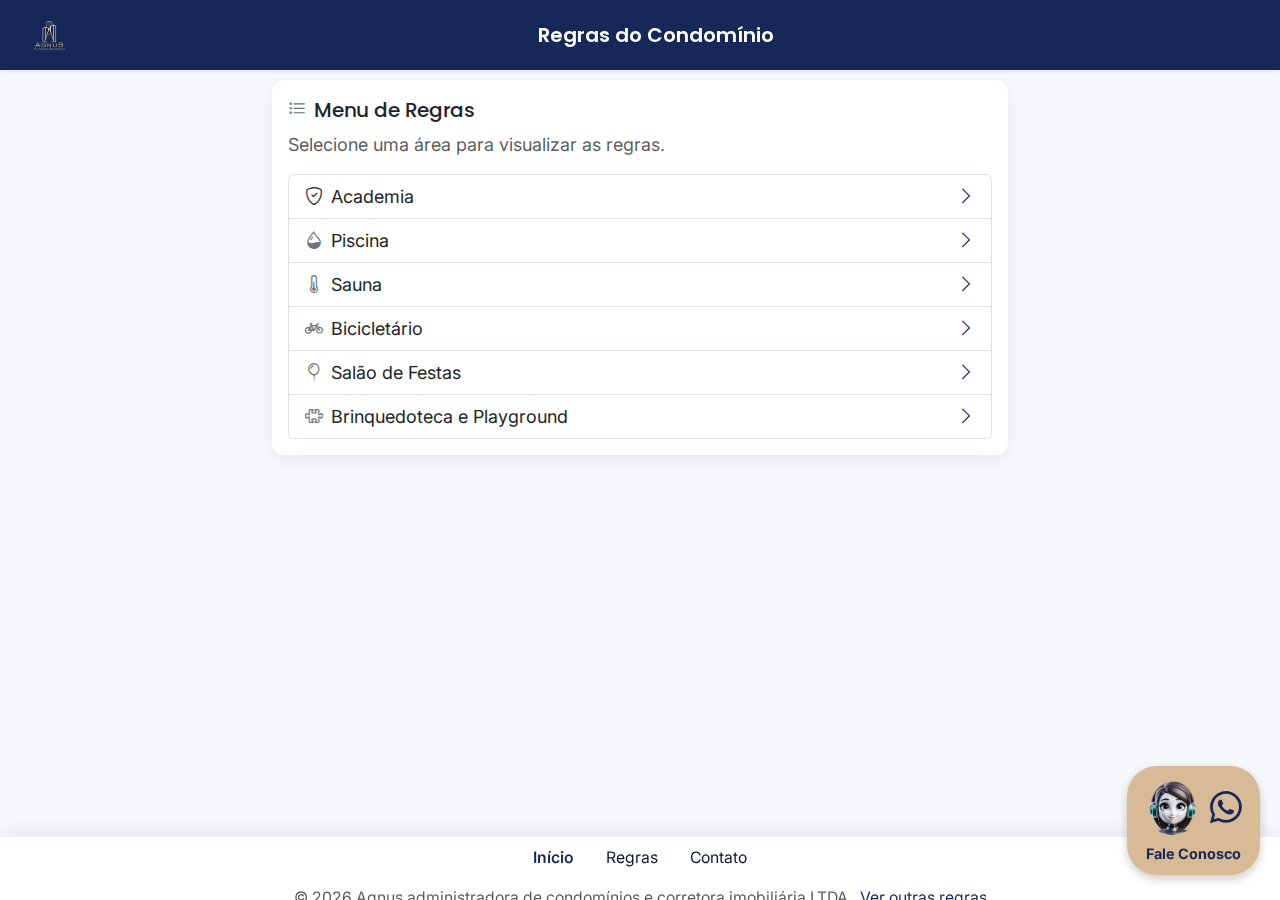
<file: index.html>
<!DOCTYPE html>
<html lang="pt-BR">
<head>
  <meta charset="utf-8" />
  <meta name="viewport" content="width=device-width, initial-scale=1" />
  <meta name="description" content="Menu de regras do condomínio — navegue pelas áreas comuns e veja as normas." />
  <title>Menu — Regras do Condomínio</title>
  <link rel="icon" href="data:;base64,iVBORw0KGgo=" />
  <link rel="preconnect" href="https://fonts.googleapis.com">
  <link rel="preconnect" href="https://fonts.gstatic.com" crossorigin>
  <link href="https://fonts.googleapis.com/css2?family=Inter:wght@400;500;600&family=Poppins:wght@500;600&display=swap" rel="stylesheet">
  <link href="https://cdn.jsdelivr.net/npm/bootstrap@5.3.3/dist/css/bootstrap.min.css" rel="stylesheet" crossorigin="anonymous">
  <link href="https://cdn.jsdelivr.net/npm/bootstrap-icons@1.11.3/font/bootstrap-icons.css" rel="stylesheet">
  <link rel="stylesheet" href="styles.css" />
  <meta name="color-scheme" content="light only" />
  <meta name="theme-color" content="#162858" />
  <meta http-equiv="X-UA-Compatible" content="IE=edge" />
  <meta name="robots" content="index,follow" />
</head>
<body>
  <a class="visually-hidden-focusable skip-link" href="#conteudo-principal">Pular para o conteúdo principal</a>
  <header class="app-header navbar navbar-dark fixed-top shadow-sm">
    <div class="container-fluid d-flex align-items-center justify-content-between">
      <div class="header-logo d-flex align-items-center">
        <img src="img/Agnus sem fundo.png" alt="Logo Agnus">
      </div>
      <h1 class="navbar-brand m-0 fs-5 fw-semibold"><i class="bi bi-dumbbell me-2" aria-hidden="true"></i>Regras do Condomínio</h1>
      <span aria-hidden="true" class="placeholder-action"></span>
    </div>
  </header>

  <main class="app-main" id="conteudo-principal">
    <div class="container py-3">
      <div class="row justify-content-center">
        <div class="col-12 col-md-10 col-lg-8">
          <section class="card app-card animate-fade-slide" aria-labelledby="titulo-menu">
            <div class="card-body">
              <div class="d-flex align-items-center mb-2">
                <i class="bi bi-list-task me-2 text-secondary" aria-hidden="true"></i>
                <h2 id="titulo-menu" class="h5 card-title m-0">Menu de Regras</h2>
              </div>

              <p class="text-muted mb-3">Selecione uma área para visualizar as regras.</p>
              <div class="list-group">
                <a class="list-group-item list-group-item-action d-flex align-items-center justify-content-between" href="academia.html">
                  <span><i class="bi bi-shield-check me-2" aria-hidden="true"></i>Academia</span>
                  <i class="bi bi-chevron-right" aria-hidden="true"></i>
                </a>
                <a class="list-group-item list-group-item-action d-flex align-items-center justify-content-between" href="piscina.html">
                  <span><i class="bi bi-droplet-half me-2 text-secondary" aria-hidden="true"></i>Piscina</span>
                  <i class="bi bi-chevron-right" aria-hidden="true"></i>
                </a>
                <a class="list-group-item list-group-item-action d-flex align-items-center justify-content-between" href="sauna.html">
                  <span><i class="bi bi-thermometer-half me-2 text-secondary" aria-hidden="true"></i>Sauna</span>
                  <i class="bi bi-chevron-right" aria-hidden="true"></i>
                </a>
                <a class="list-group-item list-group-item-action d-flex align-items-center justify-content-between" href="bicicletario.html">
                  <span><i class="bi bi-bicycle me-2 text-secondary" aria-hidden="true"></i>Bicicletário</span>
                  <i class="bi bi-chevron-right" aria-hidden="true"></i>
                </a>
                <a class="list-group-item list-group-item-action d-flex align-items-center justify-content-between" href="salao-de-festas.html">
                  <span><i class="bi bi-balloon me-2 text-secondary" aria-hidden="true"></i>Salão de Festas</span>
                  <i class="bi bi-chevron-right" aria-hidden="true"></i>
                </a>
                <a class="list-group-item list-group-item-action d-flex align-items-center justify-content-between" href="brinquedoteca-playground.html">
                  <span><i class="bi bi-puzzle me-2 text-secondary" aria-hidden="true"></i>Brinquedoteca e Playground</span>
                  <i class="bi bi-chevron-right" aria-hidden="true"></i>
                </a>
              </div>
            </div>
          </section>
        </div>
      </div>
    </div>
  </main>

  <footer class="app-footer">
    <nav class="container-fluid small">
      <ul class="nav justify-content-center gap-3 py-2">
        <li class="nav-item"><a class="nav-link px-2" href="index.html" aria-current="page">Início</a></li>
        <li class="nav-item"><a class="nav-link px-2" href="index.html">Regras</a></li>
        <li class="nav-item"><a class="nav-link px-2" href="https://wa.me/+5535991537544">Contato</a></li>
      </ul>
      <div class="text-center pb-2">
        <span class="text-muted">&copy; <span id="ano-atual"></span> Agnus administradora de condomínios e corretora imobiliária LTDA</span>
        <a class="ms-2" href="index.html" aria-label="Ver outras regras">Ver outras regras</a>
      </div>
    </nav>
  </footer>

  <div id="mobile-only-overlay" class="mobile-only-overlay" role="dialog" aria-modal="true" aria-labelledby="overlay-title" aria-describedby="overlay-desc" hidden>
    <div class="overlay-backdrop"></div>
    <div class="overlay-panel" role="document">
      <div class="overlay-content">
        <i class="bi bi-phone fs-1 text-secondary mb-2" aria-hidden="true"></i>
        <h2 id="overlay-title" class="h5 mb-2">Página disponível apenas em dispositivos móveis</h2>
        <p id="overlay-desc" class="mb-3">Esta experiência foi otimizada para telas menores.</p>
        <div class="d-grid">
          <button id="btn-abrir-mesmo-assim" class="btn btn-primary">Abrir mesmo assim</button>
        </div>
      </div>
    </div>
  </div>

  <a id="whatsapp-fab" class="whatsapp-fab-box" href="https://wa.me/+5535991537544" target="_blank" rel="noopener noreferrer" aria-label="Falar no WhatsApp" title="Fale Conosco pelo WhatsApp">
    <div class="whatsapp-top">
      <img src="img/lumi.png" alt="Atendente Virtual" class="whatsapp-img" />
      <i class="bi bi-whatsapp"></i>
    </div>
    <span class="whatsapp-text">Fale Conosco</span>
  </a>

  <script src="https://cdn.jsdelivr.net/npm/bootstrap@5.3.3/dist/js/bootstrap.bundle.min.js" crossorigin="anonymous"></script>
  <script src="script.js"></script>
</body>
</html>
</file>
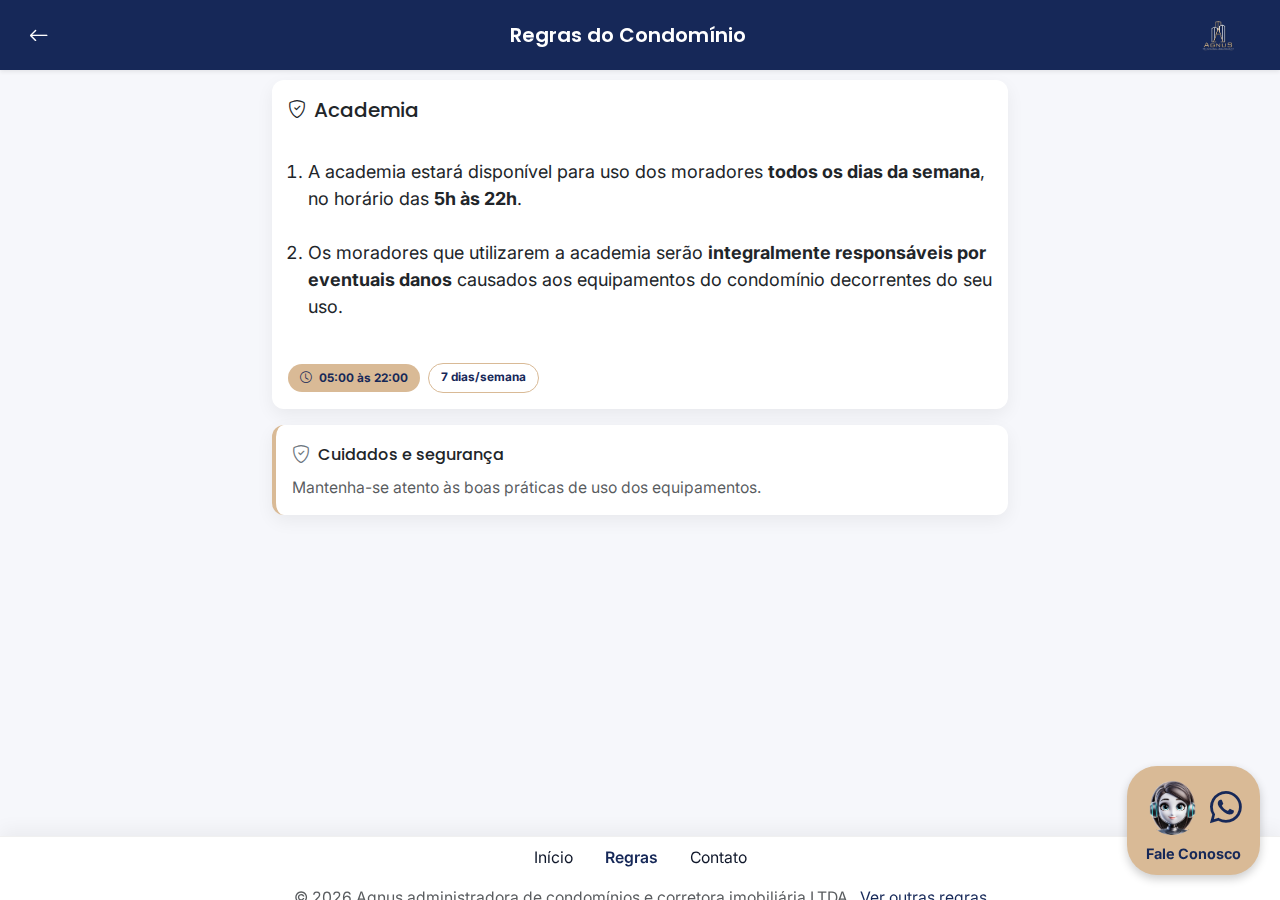
<file: academia.html>
<!DOCTYPE html>
<html lang="pt-BR">
<head>
  <meta charset="utf-8" />
  <meta name="viewport" content="width=device-width, initial-scale=1" />
  <meta name="description" content="Regras da academia do condomínio — horários, cuidados e responsabilidades." />
  <title>Academia — Regras do Condomínio</title>
  <link rel="icon" href="data:;base64,iVBORw0KGgo=" />
  <link rel="preconnect" href="https://fonts.googleapis.com">
  <link rel="preconnect" href="https://fonts.gstatic.com" crossorigin>
  <link href="https://fonts.googleapis.com/css2?family=Inter:wght@400;500;600&family=Poppins:wght@500;600&display=swap" rel="stylesheet">
  <link href="https://cdn.jsdelivr.net/npm/bootstrap@5.3.3/dist/css/bootstrap.min.css" rel="stylesheet" crossorigin="anonymous">
  <link href="https://cdn.jsdelivr.net/npm/bootstrap-icons@1.11.3/font/bootstrap-icons.css" rel="stylesheet">
  <link rel="stylesheet" href="styles.css" />
  <meta name="color-scheme" content="light only" />
  <meta name="theme-color" content="#162858" />
  <meta http-equiv="X-UA-Compatible" content="IE=edge" />
  <meta name="robots" content="index,follow" />
</head>
<body>
  <a class="visually-hidden-focusable skip-link" href="#conteudo-principal">Pular para o conteúdo principal</a>
  <header class="app-header navbar navbar-dark fixed-top shadow-sm">
    <div class="container-fluid d-flex align-items-center justify-content-between">
      <a class="btn btn-link text-white p-0 d-flex align-items-center" href="index.html" aria-label="Voltar ao menu">
        <i class="bi bi-arrow-left fs-5" aria-hidden="true"></i>
      </a>
      <h1 class="navbar-brand m-0 fs-5 fw-semibold"><i class="bi bi-dumbbell me-2" aria-hidden="true"></i>Regras do Condomínio</h1>
      <div class="header-logo d-flex align-items-center">
        <img src="img/Agnus sem fundo.png" alt="Logo do Condomínio">
      </div>
    </div>
  </header>

  <main class="app-main" id="conteudo-principal">
    <div class="container py-3">
      <div class="row justify-content-center">
        <div class="col-12 col-md-10 col-lg-8">
          <section class="card app-card animate-fade-slide" aria-labelledby="titulo-academia">
            <div class="card-body">
              <div class="d-flex align-items-center mb-2">
                <i class="bi bi-shield-check me-2" aria-hidden="true"></i>
                <h2 id="titulo-academia" class="h5 card-title m-0">Academia</h2>
              </div>

              <ol class="mb-3 app-ol">
                <li>A academia estará disponível para uso dos moradores <strong>todos os dias da semana</strong>, no horário das <strong>5h às 22h</strong>.</li>
                <li>Os moradores que utilizarem a academia serão <strong>integralmente responsáveis por eventuais danos</strong> causados aos equipamentos do condomínio decorrentes do seu uso.</li>
              </ol>

              <div class="d-flex align-items-center gap-2 small app-horarios" role="note" aria-label="Horários de funcionamento">
                <span class="badge app-badge">
                  <i class="bi bi-clock me-1" aria-hidden="true"></i>
                  05:00 às 22:00
                </span>
                <span class="badge app-badge-outline">7 dias/semana</span>
              </div>
            </div>
          </section>

          <section class="card app-card app-card-info mt-3 animate-fade-slide" aria-labelledby="titulo-seguranca">
            <div class="card-body">
              <div class="d-flex align-items-center mb-2">
                <i class="bi bi-shield-check me-2 text-secondary" aria-hidden="true"></i>
                <h2 id="titulo-seguranca" class="h6 card-title m-0">Cuidados e segurança</h2>
              </div>
              <p class="mb-0 small text-muted">Mantenha-se atento às boas práticas de uso dos equipamentos.</p>
            </div>
          </section>
        </div>
      </div>
    </div>
  </main>

  <footer class="app-footer">
    <nav class="container-fluid small">
      <ul class="nav justify-content-center gap-3 py-2">
        <li class="nav-item"><a class="nav-link px-2" href="index.html" aria-label="Ir para Início">Início</a></li>
        <li class="nav-item"><a class="nav-link px-2" href="index.html" aria-current="page">Regras</a></li>
        <li class="nav-item"><a class="nav-link px-2" href="https://wa.me/+5535991537544" aria-label="Ir para Contato">Contato</a></li>
      </ul>
      <div class="text-center pb-2">
        <span class="text-muted">&copy; <span id="ano-atual"></span> Agnus administradora de condomínios e corretora imobiliária LTDA</span>
        <a class="ms-2" href="index.html" aria-label="Ver outras regras">Ver outras regras</a>
      </div>
    </nav>
  </footer>

  <div id="mobile-only-overlay" class="mobile-only-overlay" role="dialog" aria-modal="true" aria-labelledby="overlay-title" aria-describedby="overlay-desc" hidden>
    <div class="overlay-backdrop"></div>
    <div class="overlay-panel" role="document">
      <div class="overlay-content">
        <i class="bi bi-phone fs-1 text-secondary mb-2" aria-hidden="true"></i>
        <h2 id="overlay-title" class="h5 mb-2">Página disponível apenas em dispositivos móveis</h2>
        <p id="overlay-desc" class="mb-3">Esta experiência foi otimizada para telas menores.</p>
        <div class="d-grid">
          <button id="btn-abrir-mesmo-assim" class="btn btn-primary">Abrir mesmo assim</button>
        </div>
      </div>
    </div>
  </div>

  <a id="whatsapp-fab" class="whatsapp-fab-box" href="https://wa.me/+5535991537544" target="_blank" rel="noopener noreferrer" aria-label="Falar no WhatsApp" title="Fale Conosco pelo WhatsApp">
    <div class="whatsapp-top">
      <img src="img/lumi.png" alt="Atendente Virtual" class="whatsapp-img" />
      <i class="bi bi-whatsapp"></i>
    </div>
    <span class="whatsapp-text">Fale Conosco</span>
  </a>

  <script src="https://cdn.jsdelivr.net/npm/bootstrap@5.3.3/dist/js/bootstrap.bundle.min.js" crossorigin="anonymous"></script>
  <script src="script.js"></script>
</body>
</html>
</file>
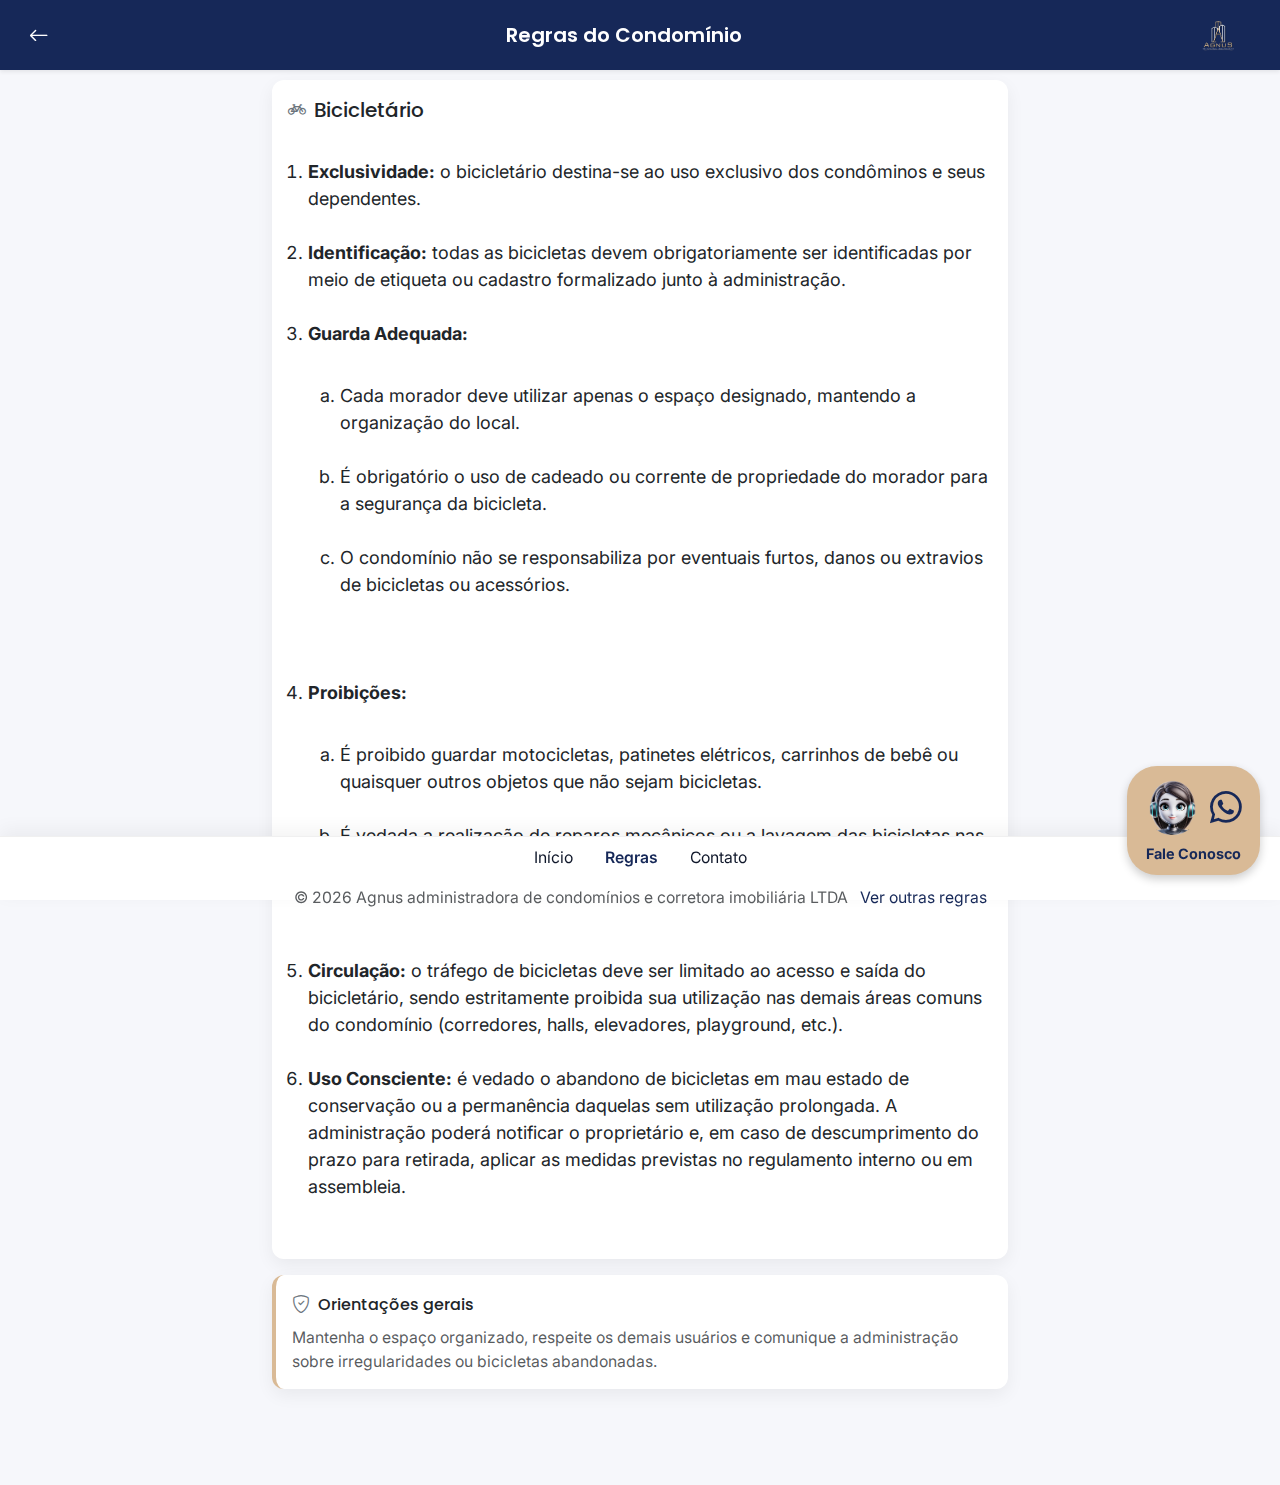
<file: bicicletario.html>
<!DOCTYPE html>
<html lang="pt-BR">
<head>
  <meta charset="utf-8" />
  <meta name="viewport" content="width=device-width, initial-scale=1" />
  <meta name="description" content="Regras do bicicletário do condomínio — exclusividade, identificação, guarda, proibições, circulação e uso consciente." />
  <title>Bicicletário — Regras do Condomínio</title>
  <link rel="icon" href="data:;base64,iVBORw0KGgo=" />
  <link rel="preconnect" href="https://fonts.googleapis.com">
  <link rel="preconnect" href="https://fonts.gstatic.com" crossorigin>
  <link href="https://fonts.googleapis.com/css2?family=Inter:wght@400;500;600&family=Poppins:wght@500;600&display=swap" rel="stylesheet">
  <link href="https://cdn.jsdelivr.net/npm/bootstrap@5.3.3/dist/css/bootstrap.min.css" rel="stylesheet" crossorigin="anonymous">
  <link href="https://cdn.jsdelivr.net/npm/bootstrap-icons@1.11.3/font/bootstrap-icons.css" rel="stylesheet">
  <link rel="stylesheet" href="styles.css" />
  <meta name="color-scheme" content="light only" />
  <meta name="theme-color" content="#162858" />
  <meta http-equiv="X-UA-Compatible" content="IE=edge" />
  <meta name="robots" content="index,follow" />
</head>
<body>
  <a class="visually-hidden-focusable skip-link" href="#conteudo-principal">Pular para o conteúdo principal</a>
  <header class="app-header navbar navbar-dark fixed-top shadow-sm">
    <div class="container-fluid d-flex align-items-center justify-content-between">
      <a class="btn btn-link text-white p-0 d-flex align-items-center" href="index.html" aria-label="Voltar ao menu">
        <i class="bi bi-arrow-left fs-5" aria-hidden="true"></i>
      </a>
      <h1 class="navbar-brand m-0 fs-5 fw-semibold">Regras do Condomínio</h1>
      <div class="header-logo d-flex align-items-center">
        <img src="img/Agnus sem fundo.png" alt="Logo do Condomínio">
      </div>
    </div>
  </header>

  <main class="app-main" id="conteudo-principal">
    <div class="container py-3">
      <div class="row justify-content-center">
        <div class="col-12 col-md-10 col-lg-8">
          <section class="card app-card animate-fade-slide" aria-labelledby="titulo-bicicletario">
            <div class="card-body">
              <div class="d-flex align-items-center mb-2">
                <i class="bi bi-bicycle me-2 text-secondary" aria-hidden="true"></i>
                <h2 id="titulo-bicicletario" class="h5 card-title m-0">Bicicletário</h2>
              </div>

              <ol class="mb-3 app-ol">
                <li><strong>Exclusividade:</strong> o bicicletário destina-se ao uso exclusivo dos condôminos e seus dependentes.</li>
                <li><strong>Identificação:</strong> todas as bicicletas devem obrigatoriamente ser identificadas por meio de etiqueta ou cadastro formalizado junto à administração.</li>
                <li><strong>Guarda Adequada:</strong>
                  <ol type="a" class="mt-2">
                    <li>Cada morador deve utilizar apenas o espaço designado, mantendo a organização do local.</li>
                    <li>É obrigatório o uso de cadeado ou corrente de propriedade do morador para a segurança da bicicleta.</li>
                    <li>O condomínio não se responsabiliza por eventuais furtos, danos ou extravios de bicicletas ou acessórios.</li>
                  </ol>
                </li>
                <li><strong>Proibições:</strong>
                  <ol type="a" class="mt-2">
                    <li>É proibido guardar motocicletas, patinetes elétricos, carrinhos de bebê ou quaisquer outros objetos que não sejam bicicletas.</li>
                    <li>É vedada a realização de reparos mecânicos ou a lavagem das bicicletas nas dependências do bicicletário.</li>
                  </ol>
                </li>
                <li><strong>Circulação:</strong> o tráfego de bicicletas deve ser limitado ao acesso e saída do bicicletário, sendo estritamente proibida sua utilização nas demais áreas comuns do condomínio (corredores, halls, elevadores, playground, etc.).</li>
                <li><strong>Uso Consciente:</strong> é vedado o abandono de bicicletas em mau estado de conservação ou a permanência daquelas sem utilização prolongada. A administração poderá notificar o proprietário e, em caso de descumprimento do prazo para retirada, aplicar as medidas previstas no regulamento interno ou em assembleia.</li>
              </ol>

            </div>
          </section>

          <section class="card app-card app-card-info mt-3 animate-fade-slide" aria-labelledby="titulo-orientacoes">
            <div class="card-body">
              <div class="d-flex align-items-center mb-2">
                <i class="bi bi-shield-check me-2 text-secondary" aria-hidden="true"></i>
                <h2 id="titulo-orientacoes" class="h6 card-title m-0">Orientações gerais</h2>
              </div>
              <p class="mb-0 small text-muted">Mantenha o espaço organizado, respeite os demais usuários e comunique a administração sobre irregularidades ou bicicletas abandonadas.</p>
            </div>
          </section>
        </div>
      </div>
    </div>
  </main>

  <footer class="app-footer">
    <nav class="container-fluid small">
      <ul class="nav justify-content-center gap-3 py-2">
        <li class="nav-item"><a class="nav-link px-2" href="index.html" aria-label="Ir para Início">Início</a></li>
        <li class="nav-item"><a class="nav-link px-2" href="index.html" aria-current="page">Regras</a></li>
        <li class="nav-item"><a class="nav-link px-2" href="https://wa.me/+5535991537544" aria-label="Ir para Contato">Contato</a></li>
      </ul>
      <div class="text-center pb-2">
        <span class="text-muted">&copy; <span id="ano-atual"></span> Agnus administradora de condomínios e corretora imobiliária LTDA</span>
        <a class="ms-2" href="index.html" aria-label="Ver outras regras">Ver outras regras</a>
      </div>
    </nav>
  </footer>

  <div id="mobile-only-overlay" class="mobile-only-overlay" role="dialog" aria-modal="true" aria-labelledby="overlay-title" aria-describedby="overlay-desc" hidden>
    <div class="overlay-backdrop"></div>
    <div class="overlay-panel" role="document">
      <div class="overlay-content">
        <i class="bi bi-phone fs-1 text-secondary mb-2" aria-hidden="true"></i>
        <h2 id="overlay-title" class="h5 mb-2">Página disponível apenas em dispositivos móveis</h2>
        <p id="overlay-desc" class="mb-3">Esta experiência foi otimizada para telas menores.</p>
        <div class="d-grid">
          <button id="btn-abrir-mesmo-assim" class="btn btn-primary">Abrir mesmo assim</button>
        </div>
      </div>
    </div>
  </div>

  <a id="whatsapp-fab" class="whatsapp-fab-box" href="https://wa.me/+5535991537544" target="_blank" rel="noopener noreferrer" aria-label="Falar no WhatsApp" title="Fale Conosco pelo WhatsApp">
    <div class="whatsapp-top">
      <img src="img/lumi.png" alt="Atendente Virtual" class="whatsapp-img" />
      <i class="bi bi-whatsapp"></i>
    </div>
    <span class="whatsapp-text">Fale Conosco</span>
  </a>

  <script src="https://cdn.jsdelivr.net/npm/bootstrap@5.3.3/dist/js/bootstrap.bundle.min.js" crossorigin="anonymous"></script>
  <script src="script.js"></script>
</body>
</html>
</file>
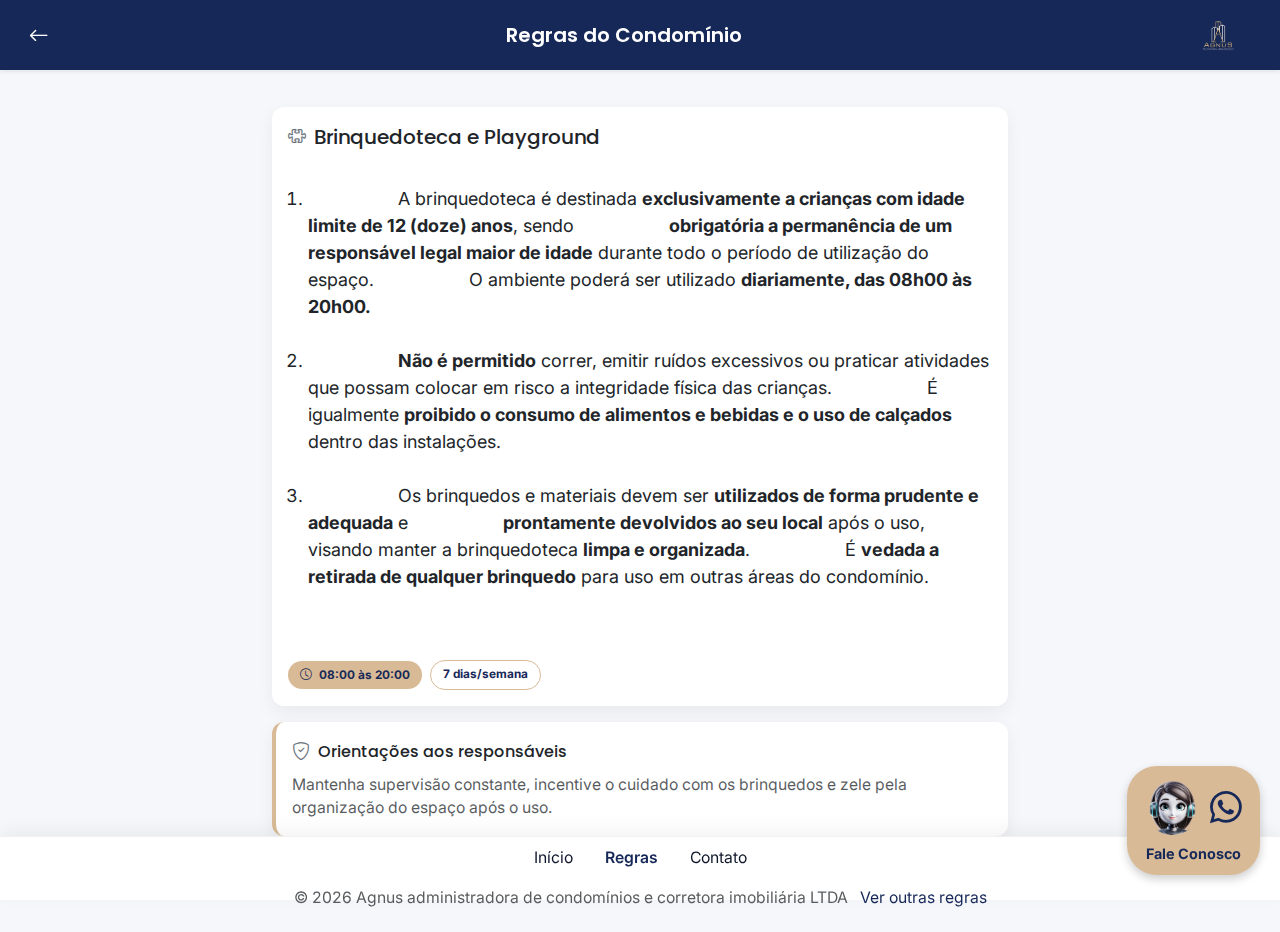
<file: brinquedoteca-playground.html>
<!DOCTYPE html>
<html lang="pt-BR">
<head>
  <meta charset="utf-8" />
  <meta name="viewport" content="width=device-width, initial-scale=1" />
  <meta name="description" content="Regras de uso da brinquedoteca e playground — faixas etárias, conduta, higiene e organização." />
  <title>Brinquedoteca e Playground — Regras do Condomínio</title>
  <link rel="icon" href="data:;base64,iVBORw0KGgo=" />
  <link rel="preconnect" href="https://fonts.googleapis.com">
  <link rel="preconnect" href="https://fonts.gstatic.com" crossorigin>
  <link href="https://fonts.googleapis.com/css2?family=Inter:wght@400;500;600&family=Poppins:wght@500;600&display=swap" rel="stylesheet">
  <link href="https://cdn.jsdelivr.net/npm/bootstrap@5.3.3/dist/css/bootstrap.min.css" rel="stylesheet" crossorigin="anonymous">
  <link href="https://cdn.jsdelivr.net/npm/bootstrap-icons@1.11.3/font/bootstrap-icons.css" rel="stylesheet">
  <link rel="stylesheet" href="styles.css" />
  <meta name="color-scheme" content="light only" />
  <meta name="theme-color" content="#162858" />
  <meta http-equiv="X-UA-Compatible" content="IE=edge" />
  <meta name="robots" content="index,follow" />
</head>
<body>
  <a class="visualmente-hidden-focusable skip-link" href="#conteudo-principal">Pular para o conteúdo principal</a>
  <header class="app-header navbar navbar-dark fixed-top shadow-sm">
    <div class="container-fluid d-flex align-items-center justify-content-between">
      <a class="btn btn-link text-white p-0 d-flex align-items-center" href="index.html" aria-label="Voltar ao menu">
        <i class="bi bi-arrow-left fs-5" aria-hidden="true"></i>
      </a>
      <h1 class="navbar-brand m-0 fs-5 fw-semibold">Regras do Condomínio</h1>
      <div class="header-logo d-flex align-items-center">
        <img src="img/Agnus sem fundo.png" alt="Logo do Condomínio">
      </div>
    </div>
  </header>

  <main class="app-main" id="conteudo-principal">
    <div class="container py-3">
      <div class="row justify-content-center">
        <div class="col-12 col-md-10 col-lg-8">
          <section class="card app-card animate-fade-slide" aria-labelledby="titulo-brinquedoteca">
            <div class="card-body">
              <div class="d-flex align-items-center mb-2">
                <i class="bi bi-puzzle me-2 text-secondary" aria-hidden="true"></i>
                <h2 id="titulo-brinquedoteca" class="h5 card-title m-0">Brinquedoteca e Playground</h2>
              </div>

              <ol class="mb-3 app-ol">
                <li>
                  A brinquedoteca é destinada <strong>exclusivamente a crianças com idade limite de 12 (doze) anos</strong>, sendo 
                  <strong>obrigatória a permanência de um responsável legal maior de idade</strong> durante todo o período de utilização do espaço. 
                  O ambiente poderá ser utilizado <strong>diariamente, das 08h00 às 20h00.</strong>
                </li>
                <li>
                  <strong>Não é permitido</strong> correr, emitir ruídos excessivos ou praticar atividades que possam colocar em risco a integridade física das crianças. 
                  É igualmente <strong>proibido o consumo de alimentos e bebidas e o uso de calçados</strong> dentro das instalações.
                </li>
                <li>
                  Os brinquedos e materiais devem ser <strong>utilizados de forma prudente e adequada</strong> e 
                  <strong>prontamente devolvidos ao seu local</strong> após o uso, visando manter a brinquedoteca <strong>limpa e organizada</strong>. 
                  É <strong>vedada a retirada de qualquer brinquedo</strong> para uso em outras áreas do condomínio.
                </li>
              </ol>

              <div class="d-flex align-items-center gap-2 small app-horarios" role="note" aria-label="Horários de funcionamento">
                <span class="badge app-badge">
                  <i class="bi bi-clock me-1" aria-hidden="true"></i>
                  08:00 às 20:00
                </span>
                <span class="badge app-badge-outline">7 dias/semana</span>
              </div>
            </div>
          </section>

          <section class="card app-card app-card-info mt-3 animate-fade-slide" aria-labelledby="titulo-orientacoes">
            <div class="card-body">
              <div class="d-flex align-items-center mb-2">
                <i class="bi bi-shield-check me-2 text-secondary" aria-hidden="true"></i>
                <h2 id="titulo-orientacoes" class="h6 card-title m-0">Orientações aos responsáveis</h2>
              </div>
              <p class="mb-0 small text-muted">Mantenha supervisão constante, incentive o cuidado com os brinquedos e zele pela organização do espaço após o uso.</p>
            </div>
          </section>
        </div>
      </div>
    </div>
  </main>

  <footer class="app-footer">
    <nav class="container-fluid small">
      <ul class="nav justify-content-center gap-3 py-2">
        <li class="nav-item"><a class="nav-link px-2" href="index.html" aria-label="Ir para Início">Início</a></li>
        <li class="nav-item"><a class="nav-link px-2" href="index.html" aria-current="page">Regras</a></li>
        <li class="nav-item"><a class="nav-link px-2" href="https://wa.me/+5535991537544" aria-label="Ir para Contato">Contato</a></li>
      </ul>
      <div class="text-center pb-2">
        <span class="text-muted">&copy; <span id="ano-atual"></span> Agnus administradora de condomínios e corretora imobiliária LTDA</span>
        <a class="ms-2" href="index.html" aria-label="Ver outras regras">Ver outras regras</a>
      </div>
    </nav>
  </footer>

  <div id="mobile-only-overlay" class="mobile-only-overlay" role="dialog" aria-modal="true" aria-labelledby="overlay-title" aria-describedby="overlay-desc" hidden>
    <div class="overlay-backdrop"></div>
    <div class="overlay-panel" role="document">
      <div class="overlay-content">
        <i class="bi bi-phone fs-1 text-secondary mb-2" aria-hidden="true"></i>
        <h2 id="overlay-title" class="h5 mb-2">Página disponível apenas em dispositivos móveis</h2>
        <p id="overlay-desc" class="mb-3">Esta experiência foi otimizada para telas menores.</p>
        <div class="d-grid">
          <button id="btn-abrir-mesmo-assim" class="btn btn-primary">Abrir mesmo assim</button>
        </div>
      </div>
    </div>
  </div>

  <a id="whatsapp-fab" class="whatsapp-fab-box" href="https://wa.me/+5535991537544" target="_blank" rel="noopener noreferrer" aria-label="Falar no WhatsApp" title="Fale Conosco pelo WhatsApp">
    <div class="whatsapp-top">
      <img src="img/lumi.png" alt="Atendente Virtual" class="whatsapp-img" />
      <i class="bi bi-whatsapp"></i>
    </div>
    <span class="whatsapp-text">Fale Conosco</span>
  </a>

  <script src="https://cdn.jsdelivr.net/npm/bootstrap@5.3.3/dist/js/bootstrap.bundle.min.js" crossorigin="anonymous"></script>
  <script src="script.js"></script>
  <script>
    const anoSpan = document.getElementById('ano-atual');
    if (anoSpan) anoSpan.textContent = new Date().getFullYear();
  </script>
  </body>
  </html>
</file>
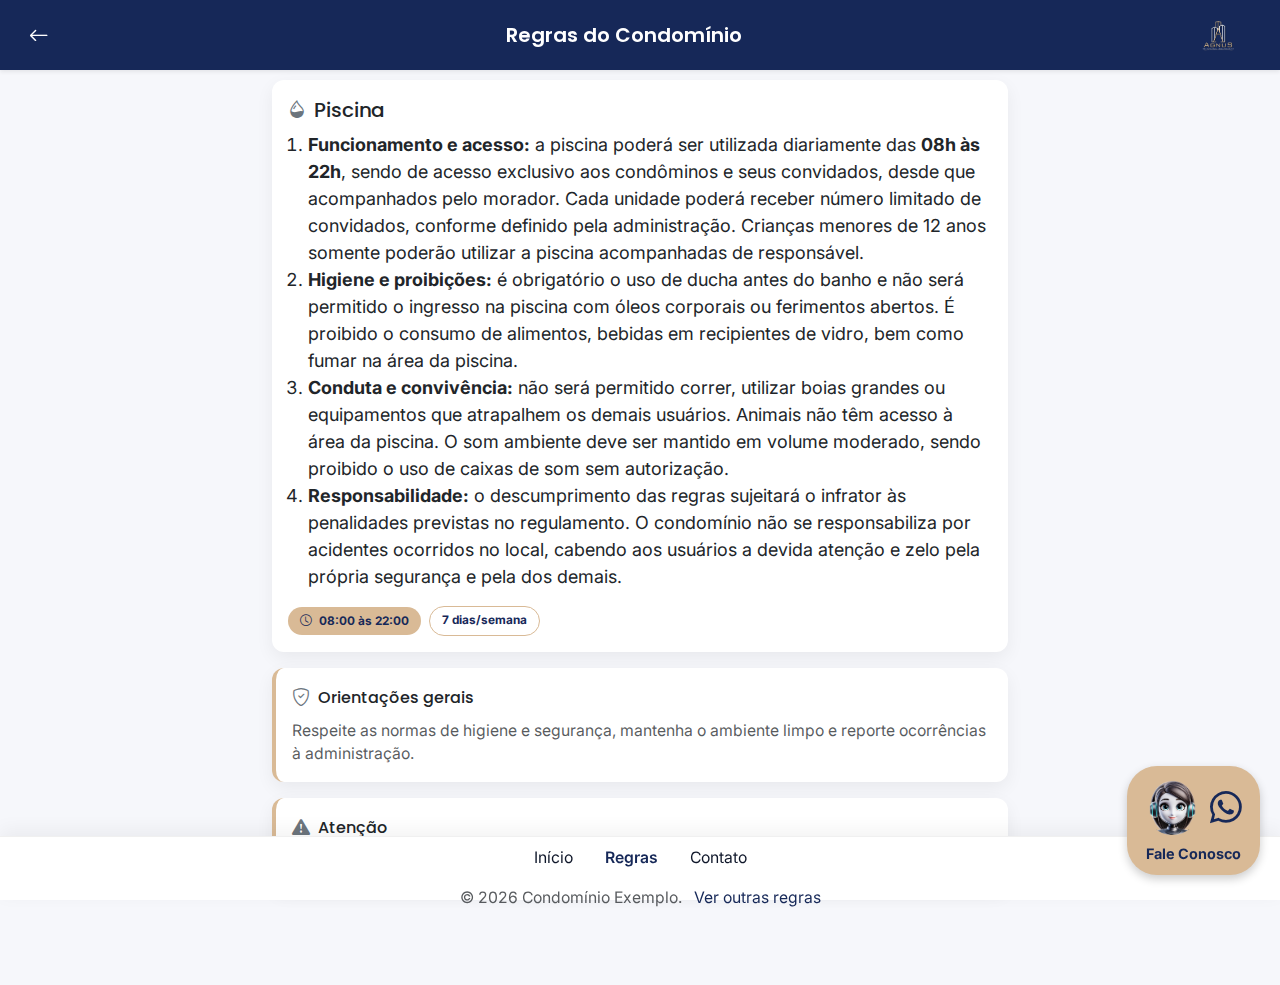
<file: piscina.html>
<!DOCTYPE html>
<html lang="pt-BR">
<head>
  <meta charset="utf-8" />
  <meta name="viewport" content="width=device-width, initial-scale=1" />
  <meta name="description" content="Regras da piscina do condomínio — horários, higiene, conduta, proibições e responsabilidades." />
  <title>Piscina — Regras do Condomínio</title>
  <link rel="icon" href="data:;base64,iVBORw0KGgo=" />
  <link rel="preconnect" href="https://fonts.googleapis.com">
  <link rel="preconnect" href="https://fonts.gstatic.com" crossorigin>
  <link href="https://fonts.googleapis.com/css2?family=Inter:wght@400;500;600&family=Poppins:wght@500;600&display=swap" rel="stylesheet">
  <link href="https://cdn.jsdelivr.net/npm/bootstrap@5.3.3/dist/css/bootstrap.min.css" rel="stylesheet" crossorigin="anonymous">
  <link href="https://cdn.jsdelivr.net/npm/bootstrap-icons@1.11.3/font/bootstrap-icons.css" rel="stylesheet">
  <link rel="stylesheet" href="styles.css" />
  <meta name="color-scheme" content="light only" />
  <meta name="theme-color" content="#162858" />
  <meta http-equiv="X-UA-Compatible" content="IE=edge" />
  <meta name="robots" content="index,follow" />
</head>
<body>
  <a class="visually-hidden-focusable skip-link" href="#conteudo-principal">Pular para o conteúdo principal</a>
  <header class="app-header navbar navbar-dark fixed-top shadow-sm">
    <div class="container-fluid d-flex align-items-center justify-content-between">
      <a class="btn btn-link text-white p-0 d-flex align-items-center" href="index.html" aria-label="Voltar ao menu">
        <i class="bi bi-arrow-left fs-5" aria-hidden="true"></i>
      </a>
      <h1 class="navbar-brand m-0 fs-5 fw-semibold">Regras do Condomínio</h1>
      <div class="header-logo d-flex align-items-center">
        <img src="img/Agnus sem fundo.png" alt="Logo do Condomínio">
      </div>
    </div>
  </header>

  <main class="app-main" id="conteudo-principal">
    <div class="container py-3">
      <div class="row justify-content-center">
        <div class="col-12 col-md-10 col-lg-8">
          <section class="card app-card animate-fade-slide" aria-labelledby="titulo-piscina">
            <div class="card-body">
              <div class="d-flex align-items-center mb-2">
                <i class="bi bi-droplet-half me-2 text-secondary" aria-hidden="true"></i>
                <h2 id="titulo-piscina" class="h5 card-title m-0">Piscina</h2>
              </div>

              <ol class="mb-3 app-ol">
                <li><strong>Funcionamento e acesso:</strong> a piscina poderá ser utilizada diariamente das <strong>08h às 22h</strong>, sendo de acesso exclusivo aos condôminos e seus convidados, desde que acompanhados pelo morador. Cada unidade poderá receber número limitado de convidados, conforme definido pela administração. Crianças menores de 12 anos somente poderão utilizar a piscina acompanhadas de responsável.</li>
                <li><strong>Higiene e proibições:</strong> é obrigatório o uso de ducha antes do banho e não será permitido o ingresso na piscina com óleos corporais ou ferimentos abertos. É proibido o consumo de alimentos, bebidas em recipientes de vidro, bem como fumar na área da piscina.</li>
                <li><strong>Conduta e convivência:</strong> não será permitido correr, utilizar boias grandes ou equipamentos que atrapalhem os demais usuários. Animais não têm acesso à área da piscina. O som ambiente deve ser mantido em volume moderado, sendo proibido o uso de caixas de som sem autorização.</li>
                <li><strong>Responsabilidade:</strong> o descumprimento das regras sujeitará o infrator às penalidades previstas no regulamento. O condomínio não se responsabiliza por acidentes ocorridos no local, cabendo aos usuários a devida atenção e zelo pela própria segurança e pela dos demais.</li>
              </ol>

              <div class="d-flex align-items-center gap-2 small app-horarios" role="note" aria-label="Horários de funcionamento">
                <span class="badge app-badge">
                  <i class="bi bi-clock me-1" aria-hidden="true"></i>
                  08:00 às 22:00
                </span>
                <span class="badge app-badge-outline">7 dias/semana</span>
              </div>
            </div>
          </section>

          <section class="card app-card app-card-info mt-3 animate-fade-slide" aria-labelledby="titulo-orientacoes">
            <div class="card-body">
              <div class="d-flex align-items-center mb-2">
                <i class="bi bi-shield-check me-2 text-secondary" aria-hidden="true"></i>
                <h2 id="titulo-orientacoes" class="h6 card-title m-0">Orientações gerais</h2>
              </div>
              <p class="mb-0 small text-muted">Respeite as normas de higiene e segurança, mantenha o ambiente limpo e reporte ocorrências à administração.</p>
            </div>
          </section>
          <section class="card app-card app-card-info mt-3 animate-fade-slide" aria-labelledby="titulo-orientacoes">
            <div class="card-body">
              <div class="d-flex align-items-center mb-2">
                <i class="bi bi-exclamation-triangle-fill me-2 text-secondary" aria-hidden="true"></i>
                <h2 id="titulo-orientacoes" class="h6 card-title m-0">Atenção</h2>
              </div>
              <p class="mb-0 small text-muted">Para uso exclusivo, é necessário agendar pelo <a href="https://agnusapp.com21.com.br/frontend/public/" aria-label="Baixar App">aplicativo da Agnus</a> ou pelo <a href="https://wa.me/+5535991537544" aria-label="Ir para Contato">WhatsApp</a>.</p>
            </div>
          </section>
        </div>
      </div>
    </div>
  </main>

  <footer class="app-footer">
    <nav class="container-fluid small">
      <ul class="nav justify-content-center gap-3 py-2">
        <li class="nav-item"><a class="nav-link px-2" href="index.html" aria-label="Ir para Início">Início</a></li>
        <li class="nav-item"><a class="nav-link px-2" href="index.html" aria-current="page">Regras</a></li>
        <li class="nav-item"><a class="nav-link px-2" href="https://wa.me/+5535991537544" aria-label="Ir para Contato">Contato</a></li>
      </ul>
      <div class="text-center pb-2">
        <span class="text-muted">&copy; <span id="ano-atual"></span> Condomínio Exemplo.</span>
        <a class="ms-2" href="#" aria-label="Ver outras regras">Ver outras regras</a>
      </div>
    </nav>
  </footer>

  <div id="mobile-only-overlay" class="mobile-only-overlay" role="dialog" aria-modal="true" aria-labelledby="overlay-title" aria-describedby="overlay-desc" hidden>
    <div class="overlay-backdrop"></div>
    <div class="overlay-panel" role="document">
      <div class="overlay-content">
        <i class="bi bi-phone fs-1 text-secondary mb-2" aria-hidden="true"></i>
        <h2 id="overlay-title" class="h5 mb-2">Página disponível apenas em dispositivos móveis</h2>
        <p id="overlay-desc" class="mb-3">Esta experiência foi otimizada para telas menores.</p>
        <div class="d-grid">
          <button id="btn-abrir-mesmo-assim" class="btn btn-primary">Abrir mesmo assim</button>
        </div>
      </div>
    </div>
  </div>

  <a id="whatsapp-fab" class="whatsapp-fab-box" href="https://wa.me/+5535991537544" target="_blank" rel="noopener noreferrer" aria-label="Falar no WhatsApp" title="Fale Conosco pelo WhatsApp">
    <div class="whatsapp-top">
      <img src="img/lumi.png" alt="Atendente Virtual" class="whatsapp-img" />
      <i class="bi bi-whatsapp"></i>
    </div>
    <span class="whatsapp-text">Fale Conosco</span>
  </a>

  <script src="https://cdn.jsdelivr.net/npm/bootstrap@5.3.3/dist/js/bootstrap.bundle.min.js" crossorigin="anonymous"></script>
  <script src="script.js"></script>
</body>
</html>
</file>
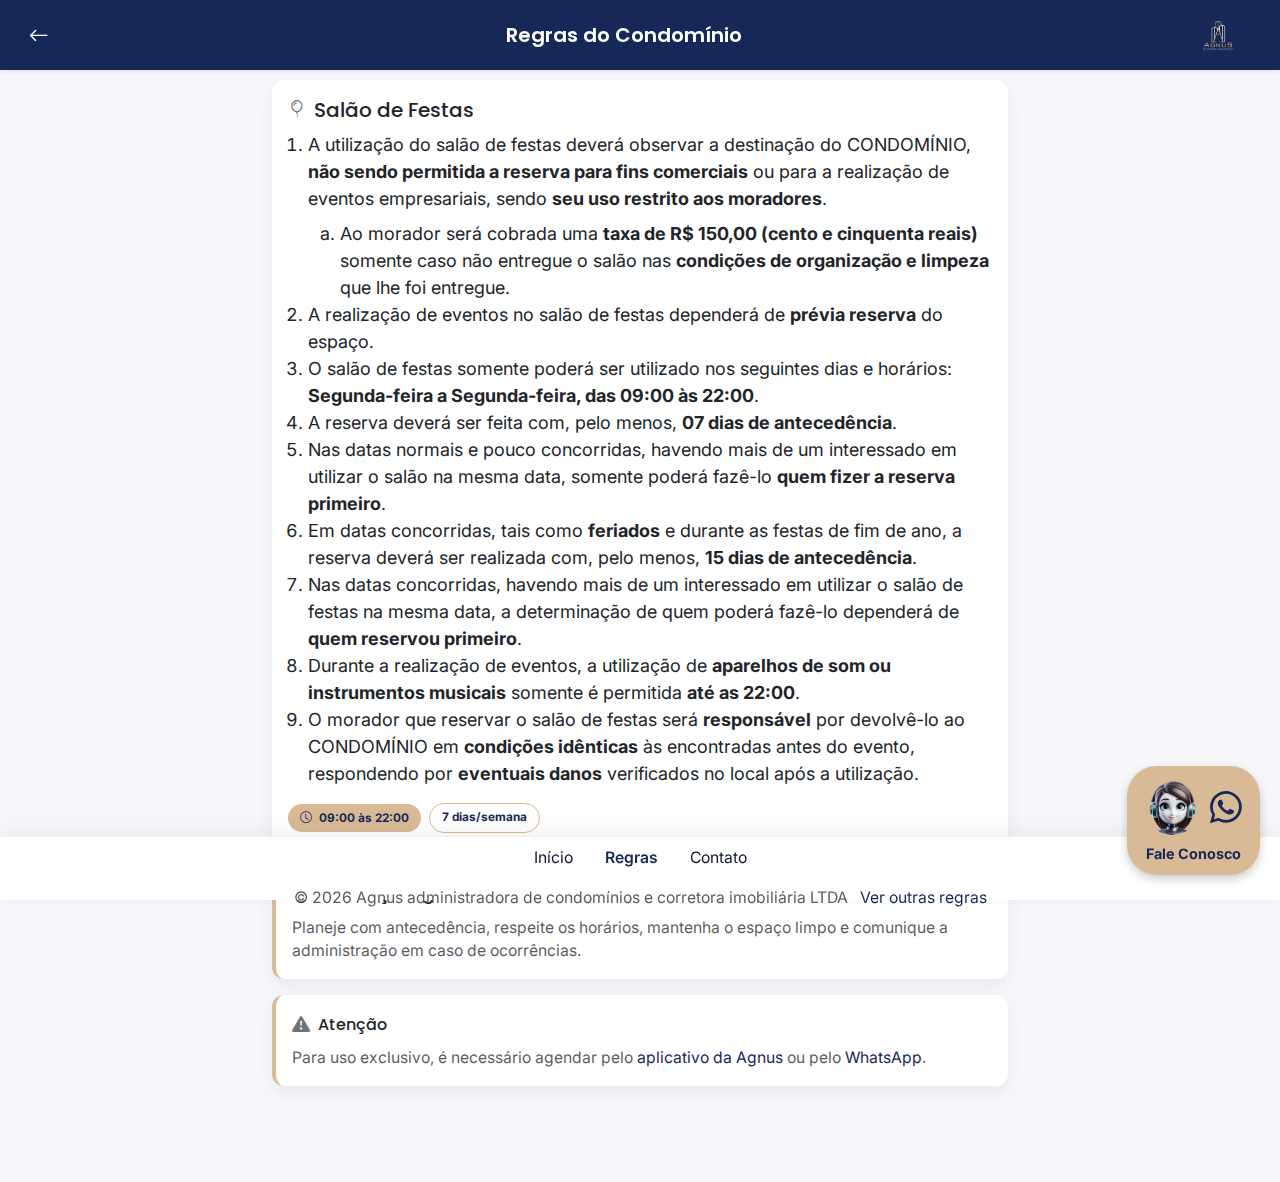
<file: salao-de-festas.html>
<!DOCTYPE html>
<html lang="pt-BR">
<head>
  <meta charset="utf-8" />
  <meta name="viewport" content="width=device-width, initial-scale=1" />
  <meta name="description" content="Regras do salão de festas do condomínio — reserva, horários, prazos e responsabilidades." />
  <title>Salão de Festas — Regras do Condomínio</title>
  <link rel="icon" href="data:;base64,iVBORw0KGgo=" />
  <link rel="preconnect" href="https://fonts.googleapis.com">
  <link rel="preconnect" href="https://fonts.gstatic.com" crossorigin>
  <link href="https://fonts.googleapis.com/css2?family=Inter:wght@400;500;600&family=Poppins:wght@500;600&display=swap" rel="stylesheet">
  <link href="https://cdn.jsdelivr.net/npm/bootstrap@5.3.3/dist/css/bootstrap.min.css" rel="stylesheet" crossorigin="anonymous">
  <link href="https://cdn.jsdelivr.net/npm/bootstrap-icons@1.11.3/font/bootstrap-icons.css" rel="stylesheet">
  <link rel="stylesheet" href="styles.css" />
  <meta name="color-scheme" content="light only" />
  <meta name="theme-color" content="#162858" />
  <meta http-equiv="X-UA-Compatible" content="IE=edge" />
  <meta name="robots" content="index,follow" />
  <meta name="format-detection" content="telephone=no" />
  <meta name="format-detection" content="email=no" />
  <meta name="apple-mobile-web-app-capable" content="yes" />
  <meta name="mobile-web-app-capable" content="yes" />
  <meta name="apple-mobile-web-app-status-bar-style" content="default" />
</head>
<body>
  <a class="visually-hidden-focusable skip-link" href="#conteudo-principal">Pular para o conteúdo principal</a>
  <header class="app-header navbar navbar-dark fixed-top shadow-sm">
    <div class="container-fluid d-flex align-items-center justify-content-between">
      <a class="btn btn-link text-white p-0 d-flex align-items-center" href="index.html" aria-label="Voltar ao menu">
        <i class="bi bi-arrow-left fs-5" aria-hidden="true"></i>
      </a>
      <h1 class="navbar-brand m-0 fs-5 fw-semibold">Regras do Condomínio</h1>
      <div class="header-logo d-flex align-items-center">
        <img src="img/Agnus sem fundo.png" alt="Logo do Condomínio">
      </div>
    </div>
  </header>

  <main class="app-main" id="conteudo-principal">
    <div class="container py-3">
      <div class="row justify-content-center">
        <div class="col-12 col-md-10 col-lg-8">
          <section class="card app-card animate-fade-slide" aria-labelledby="titulo-salao">
            <div class="card-body">
              <div class="d-flex align-items-center mb-2">
                <i class="bi bi-balloon me-2 text-secondary" aria-hidden="true"></i>
                <h2 id="titulo-salao" class="h5 card-title m-0">Salão de Festas</h2>
              </div>

              <ol class="mb-3 app-ol">
                <li>
                  A utilização do salão de festas deverá observar a destinação do CONDOMÍNIO, 
                  <strong>não sendo permitida a reserva para fins comerciais</strong> ou para a realização de eventos empresariais, 
                  sendo <strong>seu uso restrito aos moradores</strong>.
                  <ol type="a" class="mt-2">
                    <li>
                      Ao morador será cobrada uma <strong>taxa de R$ 150,00 (cento e cinquenta reais)</strong> 
                      somente caso não entregue o salão nas <strong>condições de organização e limpeza</strong> que lhe foi entregue.
                    </li>
                  </ol>
                </li>
                <li>
                  A realização de eventos no salão de festas dependerá de <strong>prévia reserva</strong> do espaço.
                </li>
                <li>
                  O salão de festas somente poderá ser utilizado nos seguintes dias e horários: 
                  <strong>Segunda‑feira a Segunda‑feira, das 09:00 às 22:00</strong>.
                </li>
                <li>
                  A reserva deverá ser feita com, pelo menos, <strong>07 dias de antecedência</strong>.
                </li>
                <li>
                  Nas datas normais e pouco concorridas, havendo mais de um interessado em utilizar o salão na mesma data, 
                  somente poderá fazê-lo <strong>quem fizer a reserva primeiro</strong>.
                </li>
                <li>
                  Em datas concorridas, tais como <strong>feriados</strong> e durante as festas de fim de ano, a reserva deverá ser realizada com, pelo menos, <strong>15 dias de antecedência</strong>.
                </li>
                <li>
                  Nas datas concorridas, havendo mais de um interessado em utilizar o salão de festas na mesma data, a determinação de quem poderá fazê-lo dependerá de <strong>quem reservou primeiro</strong>.
                </li>
                <li>
                  Durante a realização de eventos, a utilização de <strong>aparelhos de som ou instrumentos musicais</strong> somente é permitida <strong>até as 22:00</strong>.
                </li>
                <li>
                  O morador que reservar o salão de festas será <strong>responsável</strong> por devolvê-lo ao CONDOMÍNIO em <strong>condições idênticas</strong> às encontradas antes do evento, 
                  respondendo por <strong>eventuais danos</strong> verificados no local após a utilização.
                </li>
              </ol>

              <div class="d-flex align-items-center gap-2 small app-horarios" role="note" aria-label="Horários de funcionamento">
                <span class="badge app-badge">
                  <i class="bi bi-clock me-1" aria-hidden="true"></i>
                  09:00 às 22:00
                </span>
                <span class="badge app-badge-outline">7 dias/semana</span>
              </div>
            </div>
          </section>

          <section class="card app-card app-card-info mt-3 animate-fade-slide" aria-labelledby="titulo-orientacoes">
            <div class="card-body">
              <div class="d-flex align-items-center mb-2">
                <i class="bi bi-shield-check me-2 text-secondary" aria-hidden="true"></i>
                <h2 id="titulo-orientacoes" class="h6 card-title m-0">Orientações gerais</h2>
              </div>
              <p class="mb-0 small text-muted">Planeje com antecedência, respeite os horários, mantenha o espaço limpo e comunique a administração em caso de ocorrências.</p>
            </div>
          </section>

          <section class="card app-card app-card-info mt-3 animate-fade-slide" aria-labelledby="titulo-orientacoes">
            <div class="card-body">
              <div class="d-flex align-items-center mb-2">
                <i class="bi bi-exclamation-triangle-fill me-2 text-secondary" aria-hidden="true"></i>
                <h2 id="titulo-orientacoes" class="h6 card-title m-0">Atenção</h2>
              </div>
              <p class="mb-0 small text-muted">Para uso exclusivo, é necessário agendar pelo <a href="https://agnusapp.com21.com.br/frontend/public/" aria-label="Baixar App">aplicativo da Agnus</a> ou pelo <a href="https://wa.me/+5535991537544" aria-label="Ir para Contato">WhatsApp</a>.</p>
            </div>
          </section>
          
        </div>
      </div>
    </div>
  </main>

  <footer class="app-footer">
    <nav class="container-fluid small">
      <ul class="nav justify-content-center gap-3 py-2">
        <li class="nav-item"><a class="nav-link px-2" href="index.html" aria-label="Ir para Início">Início</a></li>
        <li class="nav-item"><a class="nav-link px-2" href="index.html" aria-current="page">Regras</a></li>
        <li class="nav-item"><a class="nav-link px-2" href="https://wa.me/+5535991537544" aria-label="Ir para Contato">Contato</a></li>
      </ul>
      <div class="text-center pb-2">
        <span class="text-muted">&copy; <span id="ano-atual"></span> Agnus administradora de condomínios e corretora imobiliária LTDA</span>
        <a class="ms-2" href="#" aria-label="Ver outras regras">Ver outras regras</a>
      </div>
    </nav>
  </footer>

  <div id="mobile-only-overlay" class="mobile-only-overlay" role="dialog" aria-modal="true" aria-labelledby="overlay-title" aria-describedby="overlay-desc" hidden>
    <div class="overlay-backdrop"></div>
    <div class="overlay-panel" role="document">
      <div class="overlay-content">
        <i class="bi bi-phone fs-1 text-secondary mb-2" aria-hidden="true"></i>
        <h2 id="overlay-title" class="h5 mb-2">Página disponível apenas em dispositivos móveis</h2>
        <p id="overlay-desc" class="mb-3">Esta experiência foi otimizada para telas menores.</p>
        <div class="d-grid">
          <button id="btn-abrir-mesmo-assim" class="btn btn-primary">Abrir mesmo assim</button>
        </div>
      </div>
    </div>
  </div>

  <a id="whatsapp-fab" class="whatsapp-fab-box" href="https://wa.me/+5535991537544" target="_blank" rel="noopener noreferrer" aria-label="Falar no WhatsApp" title="Fale Conosco pelo WhatsApp">
    <div class="whatsapp-top">
      <img src="img/lumi.png" alt="Atendente Virtual" class="whatsapp-img" />
      <i class="bi bi-whatsapp"></i>
    </div>
    <span class="whatsapp-text">Fale Conosco</span>
  </a>

  <script src="https://cdn.jsdelivr.net/npm/bootstrap@5.3.3/dist/js/bootstrap.bundle.min.js" crossorigin="anonymous"></script>
  <script src="script.js"></script>
  <script>
    const anoSpan = document.getElementById('ano-atual');
    if (anoSpan) anoSpan.textContent = new Date().getFullYear();
  </script>
</body>
</html>
</file>
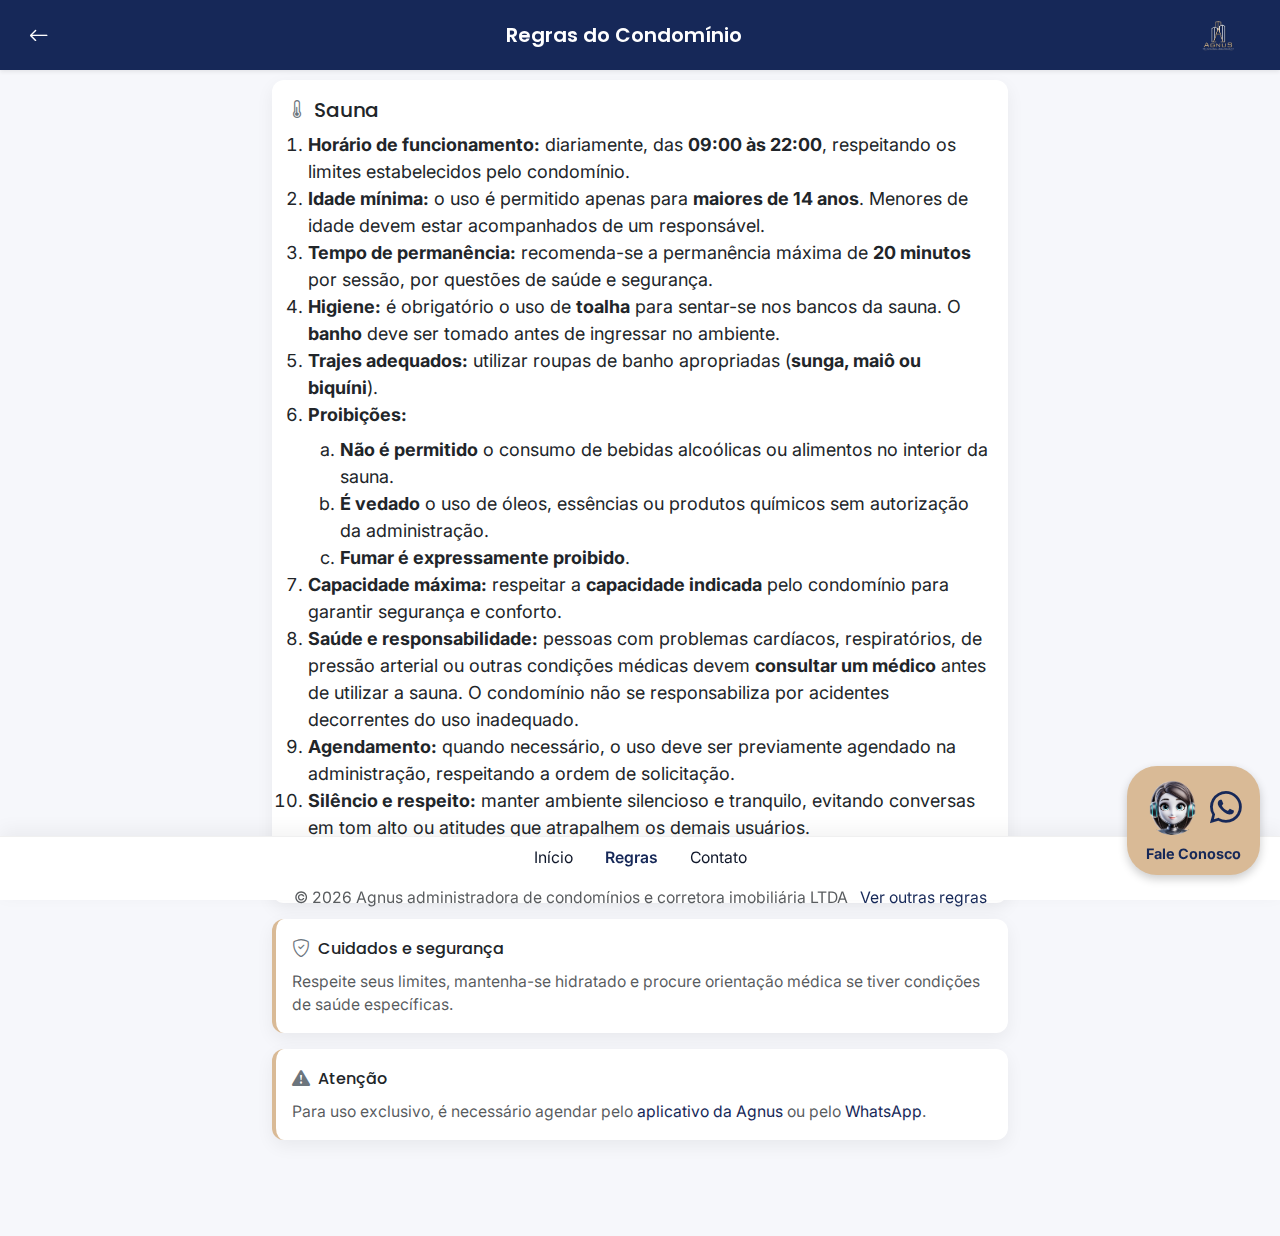
<file: sauna.html>
<!DOCTYPE html>
<html lang="pt-BR">
<head>
  <meta charset="utf-8" />
  <meta name="viewport" content="width=device-width, initial-scale=1" />
  <meta name="description" content="Regras da sauna do condomínio — horários, higiene, proibições e agendamento." />
  <title>Sauna — Regras do Condomínio</title>
  <link rel="icon" href="data:;base64,iVBORw0KGgo=" />
  <link rel="preconnect" href="https://fonts.googleapis.com">
  <link rel="preconnect" href="https://fonts.gstatic.com" crossorigin>
  <link href="https://fonts.googleapis.com/css2?family=Inter:wght@400;500;600&family=Poppins:wght@500;600&display=swap" rel="stylesheet">
  <link href="https://cdn.jsdelivr.net/npm/bootstrap@5.3.3/dist/css/bootstrap.min.css" rel="stylesheet" crossorigin="anonymous">
  <link href="https://cdn.jsdelivr.net/npm/bootstrap-icons@1.11.3/font/bootstrap-icons.css" rel="stylesheet">
  <link rel="stylesheet" href="styles.css" />
  <meta name="color-scheme" content="light only" />
  <meta name="theme-color" content="#162858" />
  <meta http-equiv="X-UA-Compatible" content="IE=edge" />
  <meta name="robots" content="index,follow" />
</head>
<body>
  <a class="visually-hidden-focusable skip-link" href="#conteudo-principal">Pular para o conteúdo principal</a>
  <header class="app-header navbar navbar-dark fixed-top shadow-sm">
    <div class="container-fluid d-flex align-items-center justify-content-between">
      <a class="btn btn-link text-white p-0 d-flex align-items-center" href="index.html" aria-label="Voltar ao menu">
        <i class="bi bi-arrow-left fs-5" aria-hidden="true"></i>
      </a>
      <h1 class="navbar-brand m-0 fs-5 fw-semibold">Regras do Condomínio</h1>
      <div class="header-logo d-flex align-items-center">
        <img src="img/Agnus sem fundo.png" alt="Logo do Condomínio">
      </div>
    </div>
  </header>

  <main class="app-main" id="conteudo-principal">
    <div class="container py-3">
      <div class="row justify-content-center">
        <div class="col-12 col-md-10 col-lg-8">
          <section class="card app-card animate-fade-slide" aria-labelledby="titulo-sauna">
            <div class="card-body">
              <div class="d-flex align-items-center mb-2">
                <i class="bi bi-thermometer-half me-2 text-secondary" aria-hidden="true"></i>
                <h2 id="titulo-sauna" class="h5 card-title m-0">Sauna</h2>
              </div>

              <ol class="mb-3 app-ol">
                <li><strong>Horário de funcionamento:</strong> diariamente, das <strong>09:00 às 22:00</strong>, respeitando os limites estabelecidos pelo condomínio.</li>
                <li><strong>Idade mínima:</strong> o uso é permitido apenas para <strong>maiores de 14 anos</strong>. Menores de idade devem estar acompanhados de um responsável.</li>
                <li><strong>Tempo de permanência:</strong> recomenda-se a permanência máxima de <strong>20 minutos</strong> por sessão, por questões de saúde e segurança.</li>
                <li><strong>Higiene:</strong> é obrigatório o uso de <strong>toalha</strong> para sentar-se nos bancos da sauna. O <strong>banho</strong> deve ser tomado antes de ingressar no ambiente.</li>
                <li><strong>Trajes adequados:</strong> utilizar roupas de banho apropriadas (<strong>sunga, maiô ou biquíni</strong>).</li>
                <li><strong>Proibições:</strong>
                  <ol type="a" class="mt-2">
                    <li><strong>Não é permitido</strong> o consumo de bebidas alcoólicas ou alimentos no interior da sauna.</li>
                    <li><strong>É vedado</strong> o uso de óleos, essências ou produtos químicos sem autorização da administração.</li>
                    <li><strong>Fumar é expressamente proibido</strong>.</li>
                  </ol>
                </li>
                <li><strong>Capacidade máxima:</strong> respeitar a <strong>capacidade indicada</strong> pelo condomínio para garantir segurança e conforto.</li>
                <li><strong>Saúde e responsabilidade:</strong> pessoas com problemas cardíacos, respiratórios, de pressão arterial ou outras condições médicas devem <strong>consultar um médico</strong> antes de utilizar a sauna. O condomínio não se responsabiliza por acidentes decorrentes do uso inadequado.</li>
                <li><strong>Agendamento:</strong> quando necessário, o uso deve ser previamente agendado na administração, respeitando a ordem de solicitação.</li>
                <li><strong>Silêncio e respeito:</strong> manter ambiente silencioso e tranquilo, evitando conversas em tom alto ou atitudes que atrapalhem os demais usuários.</li>
              </ol>

              <div class="d-flex align-items-center gap-2 small app-horarios" role="note" aria-label="Horários de funcionamento">
                <span class="badge app-badge">
                  <i class="bi bi-clock me-1" aria-hidden="true"></i>
                  09:00 às 22:00
                </span>
                <span class="badge app-badge-outline">7 dias/semana</span>
              </div>
            </div>
          </section>

          <section class="card app-card app-card-info mt-3 animate-fade-slide" aria-labelledby="titulo-seguranca">
            <div class="card-body">
              <div class="d-flex align-items-center mb-2">
                <i class="bi bi-shield-check me-2 text-secondary" aria-hidden="true"></i>
                <h2 id="titulo-seguranca" class="h6 card-title m-0">Cuidados e segurança</h2>
              </div>
              <p class="mb-0 small text-muted">Respeite seus limites, mantenha-se hidratado e procure orientação médica se tiver condições de saúde específicas.</p>
            </div>
          </section>

          <section class="card app-card app-card-info mt-3 animate-fade-slide" aria-labelledby="titulo-orientacoes">
            <div class="card-body">
              <div class="d-flex align-items-center mb-2">
                <i class="bi bi-exclamation-triangle-fill me-2 text-secondary" aria-hidden="true"></i>
                <h2 id="titulo-orientacoes" class="h6 card-title m-0">Atenção</h2>
              </div>
              <p class="mb-0 small text-muted">Para uso exclusivo, é necessário agendar pelo <a href="https://agnusapp.com21.com.br/frontend/public/" aria-label="Baixar App">aplicativo da Agnus</a> ou pelo <a href="https://wa.me/+5535991537544" aria-label="Ir para Contato">WhatsApp</a>.</p>
            </div>
          </section>
        </div>
      </div>
    </div>
  </main>

  <footer class="app-footer">
    <nav class="container-fluid small">
      <ul class="nav justify-content-center gap-3 py-2">
        <li class="nav-item"><a class="nav-link px-2" href="index.html" aria-label="Ir para Início">Início</a></li>
        <li class="nav-item"><a class="nav-link px-2" href="index.html" aria-current="page">Regras</a></li>
        <li class="nav-item"><a class="nav-link px-2" href="https://wa.me/+5535991537544" aria-label="Ir para Contato">Contato</a></li>
      </ul>
      <div class="text-center pb-2">
        <span class="text-muted">&copy; <span id="ano-atual"></span> Agnus administradora de condomínios e corretora imobiliária LTDA</span>
        <a class="ms-2" href="#" aria-label="Ver outras regras">Ver outras regras</a>
      </div>
    </nav>
  </footer>

  <div id="mobile-only-overlay" class="mobile-only-overlay" role="dialog" aria-modal="true" aria-labelledby="overlay-title" aria-describedby="overlay-desc" hidden>
    <div class="overlay-backdrop"></div>
    <div class="overlay-panel" role="document">
      <div class="overlay-content">
        <i class="bi bi-phone fs-1 text-secondary mb-2" aria-hidden="true"></i>
        <h2 id="overlay-title" class="h5 mb-2">Página disponível apenas em dispositivos móveis</h2>
        <p id="overlay-desc" class="mb-3">Esta experiência foi otimizada para telas menores.</p>
        <div class="d-grid">
          <button id="btn-abrir-mesmo-assim" class="btn btn-primary">Abrir mesmo assim</button>
        </div>
      </div>
    </div>
  </div>

  <a id="whatsapp-fab" class="whatsapp-fab-box" href="https://wa.me/+5535991537544" target="_blank" rel="noopener noreferrer" aria-label="Falar no WhatsApp" title="Fale Conosco pelo WhatsApp">
    <div class="whatsapp-top">
      <img src="img/lumi.png" alt="Atendente Virtual" class="whatsapp-img" />
      <i class="bi bi-whatsapp"></i>
    </div>
    <span class="whatsapp-text">Fale Conosco</span>
  </a>

  <script src="https://cdn.jsdelivr.net/npm/bootstrap@5.3.3/dist/js/bootstrap.bundle.min.js" crossorigin="anonymous"></script>
  <script src="script.js"></script>
</body>
</html>
</file>
<file: styles.css>
:root{
  --color-primary:#162858;
  --color-secondary:#D9BA96;
  --text-color:#0f172a;
  --bg:#f6f7fb;
  --card-bg:#ffffff;
  --footer-h: 64px;
  --radius: 12px;
  --shadow: 0 6px 18px rgba(0,0,0,.06);
}

*{ box-sizing: border-box; }
html, body { height: 100%; }
body{
  margin:0;
  background: var(--bg);
  color: var(--text-color);
  font-family: 'Inter', system-ui, -apple-system, Segoe UI, Roboto, 'Helvetica Neue', Arial, 'Noto Sans', 'Apple Color Emoji', 'Segoe UI Emoji', 'Segoe UI Symbol', sans-serif;
  font-size: 16px;
  line-height: 1.5;
  -webkit-font-smoothing: antialiased;
  text-rendering: optimizeLegibility;
}

h1,h2,h3,h4,h5,h6{
  font-family: 'Poppins', 'Inter', sans-serif;
  margin:0;
}

a{ color: var(--color-primary); text-decoration: none; }
a:hover{ text-decoration: underline; }

.app-header {
  background-color: #162858; /* Exemplo de cor escura elegante */
  padding: 0.5rem 1rem;
  height: 70px;
}

.app-header .container-fluid {
  display: flex;
  align-items: center;
  justify-content: space-between;
}

.app-header img {
  height: 45px;
  width: auto;
  object-fit: contain;
  margin-right: 10px;
}

.navbar-brand {
  color: #fff;
  font-weight: 600;
  text-align: center;
  flex-grow: 1;
}

.placeholder-action {
  width: 45px; /* garante alinhamento simétrico com o logo */
  height: 1px;
}


.placeholder-action{ width: 32px; height: 32px; display: inline-block; }

.app-main{
  padding-top: 64px;
  padding-bottom: calc(var(--footer-h) + 16px);
}

.app-card{
  background: var(--card-bg);
  border: 0;
  border-radius: var(--radius);
  box-shadow: var(--shadow);
}

.app-card-info{
  border-left: 4px solid var(--color-secondary);
}

.app-ol{
  padding-left: 1.25rem;
}

.app-horarios .app-badge{
  background: var(--color-secondary);
  color: var(--color-primary);
  border-radius: 999px;
  padding: .5rem .75rem;
}

.app-horarios .app-badge-outline{
  border: 1px solid var(--color-secondary);
  color: var(--color-primary);
  border-radius: 999px;
  padding: .5rem .75rem;
  background: transparent;
}

.app-footer{
  position: fixed;
  left:0; right:0; bottom:0;
  height: var(--footer-h);
  background:#fff;
  border-top: 1px solid rgba(0,0,0,.06);
  box-shadow: 0 -6px 18px rgba(0,0,0,.05);
  display:flex;
  align-items:center;
  z-index: 1030;
}

.app-footer .nav-link{
  color: var(--text-color);
  margin-top: 10px;
}
.app-footer .nav-link[aria-current="page"]{
  color: var(--color-primary);
  font-weight: 600;
}

/* Botões e temas */
.btn-primary{
  --bs-btn-bg: var(--color-primary);
  --bs-btn-border-color: var(--color-primary);
  --bs-btn-hover-bg: #0f1b3a;
  --bs-btn-hover-border-color: #0f1b3a;
  --bs-btn-active-bg: #0d1731;
  --bs-btn-active-border-color: #0d1731;
  --bs-btn-color: #fff;
}

/* Overlay mobile-only */
.mobile-only-overlay[hidden]{ display: none; }
.mobile-only-overlay{
  position: fixed;
  inset: 0;
  z-index: 2000;
  display: grid;
  place-items: center;
}
.overlay-backdrop{
  position: absolute;
  inset: 0;
  background: rgba(0,0,0,.5);
  backdrop-filter: blur(2px);
  opacity: 0;
  animation: fadeIn .25s ease forwards;
}
.overlay-panel{
  position: relative;
  width: min(92vw, 420px);
  background: var(--card-bg);
  border-radius: var(--radius);
  box-shadow: var(--shadow);
  padding: 20px;
  transform: translateY(8px);
  opacity: 0;
  animation: slideUp .3s ease forwards;
}
.overlay-content{
  text-align: center;
}

/* WhatsApp FAB */
.whatsapp-fab-box {
  position: fixed;
  right: 20px;
  bottom: 25px;
  background-color: var(--color-secondary, #d9ba96);
  border-radius: 30px;
  padding: 14px 18px 10px 18px;
  box-shadow: 0 4px 10px rgba(0,0,0,0.2);
  text-decoration: none;
  display: flex;
  flex-direction: column;
  align-items: center;
  justify-content: center;
  transition: transform 0.2s ease, box-shadow 0.2s ease;
  z-index: 1040;
}

.whatsapp-fab-box:hover {
  transform: translateY(-3px);
  box-shadow: 0 6px 14px rgba(0,0,0,0.25);
}

.whatsapp-top {
  display: flex;
  align-items: center;
  justify-content: center;
  gap: 10px;
}

.whatsapp-img {
  width: 55px;
  height: 55px;
  border-radius: 50%;
  object-fit: cover;
}

.whatsapp-fab-box i {
  font-size: 2rem;
  color: var(--color-primary, #162858);
}

.whatsapp-text {
  margin-top: 8px;
  color: var(--color-primary, #162858);
  font-weight: 700;
  font-size: 0.9rem;
  text-align: center;
}

.whatsapp-fab:hover .whatsapp-content {
  transform: translateY(-3px);
  box-shadow: 0 5px 12px rgba(0, 0, 0, 0.25);
}

/* Pulso opcional */
@keyframes pulse {
  0% { box-shadow: 0 0 0 0 rgba(217,186,150,.6); }
  70% { box-shadow: 0 0 0 15px rgba(217,186,150,0); }
  100% { box-shadow: 0 0 0 0 rgba(217,186,150,0); }
}
.whatsapp-fab.pulse .whatsapp-content { animation: pulse 2s infinite; }


/* Animações */
@keyframes fadeIn { to { opacity: 1; } }
@keyframes slideUp { to { opacity: 1; transform: translateY(0); } }
.animate-fade-slide{
  animation: fadeIn .25s ease both, slideUp .35s ease both;
}

/* Responsividade */
@media (min-width: 768px){
  body{ font-size: 18px; }
  .app-header{ min-height:64px; }
}

/* Acessibilidade: foco visível em itens clicáveis */
button:focus, a:focus{
  outline: 3px solid rgba(22,40,88,.35);
  outline-offset: 2px;
}
</file>
